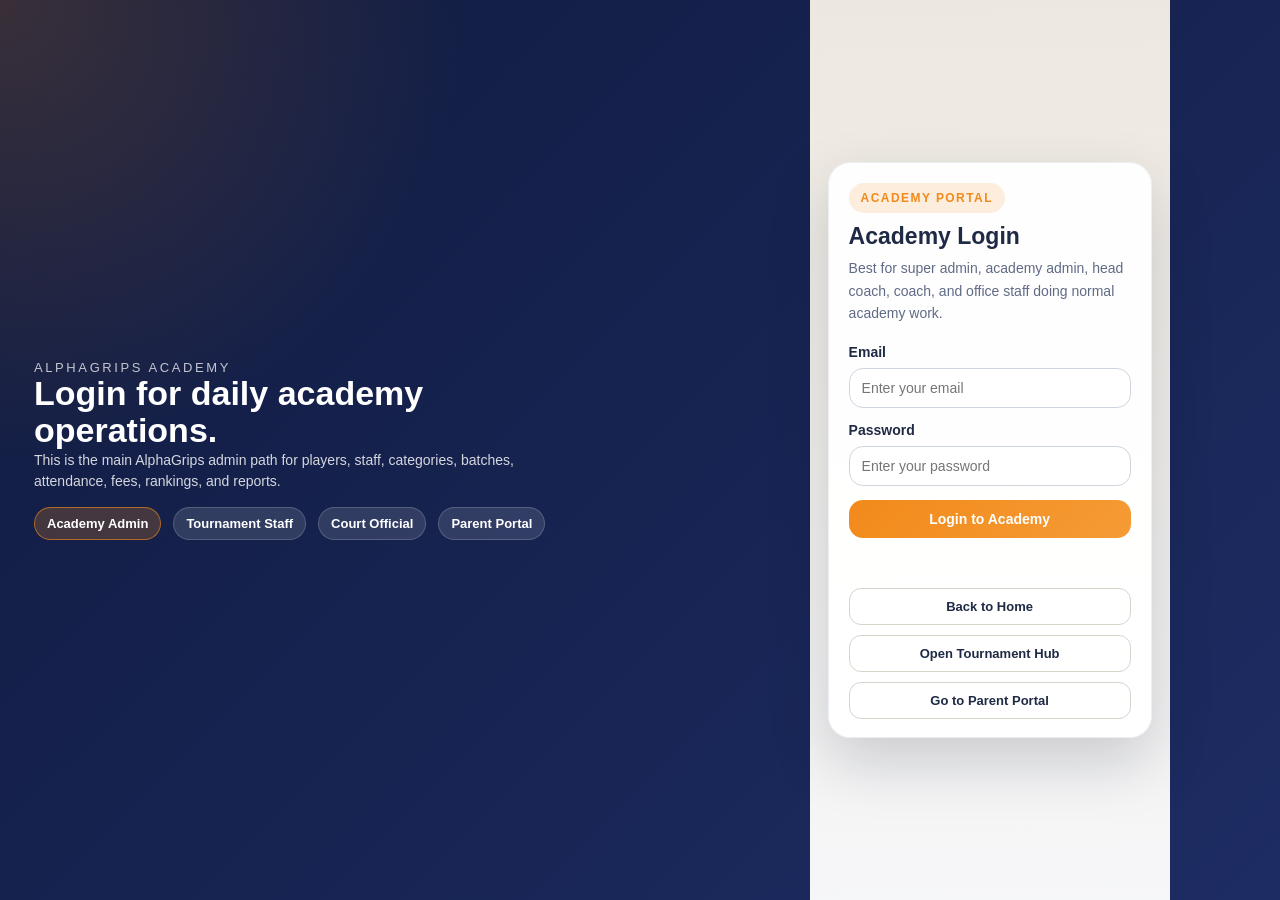
<file: Public/dashboard/index.html>
<!DOCTYPE html>
<html lang="en">
  <head>
    <meta charset="UTF-8" />
    <meta name="viewport" content="width=device-width, initial-scale=1.0" />
    <title>AlphaGrips Admin</title>
    <link rel="stylesheet" href="./css/dashboard.css" />
    <style>
      .session-chip {
        display: grid;
        gap: 2px;
        min-width: 0;
        max-width: 240px;
        padding: 7px 10px;
        border-radius: 14px;
        background: rgba(255, 255, 255, 0.12);
        border: 1px solid rgba(255, 255, 255, 0.16);
        color: #f7f4ef;
        text-align: right;
      }

      .session-chip-label {
        font-size: 0.62rem;
        letter-spacing: 0.12em;
        text-transform: uppercase;
        color: rgba(247, 244, 239, 0.72);
      }

      .session-chip strong {
        font-size: 0.84rem;
        line-height: 1.15;
        white-space: nowrap;
        overflow: hidden;
        text-overflow: ellipsis;
      }

      .session-chip-meta {
        font-size: 0.72rem;
        color: rgba(247, 244, 239, 0.76);
        white-space: nowrap;
        overflow: hidden;
        text-overflow: ellipsis;
      }

      @media (max-width: 900px) {
        .session-chip {
          display: none;
        }
      }
    </style>
    <script src="../shared/portalAccess.js"></script>
    <script>
      (function () {
        const access = window.AGPortalAccess;
        const { token, role, roleId } = access.getStoredAuthMeta();

        if (!token) {
          window.location.replace("/Public/login.html?portal=academy");
          return;
        }

        if (!access.isAcademyPortalAllowedRole(role, roleId)) {
          window.location.replace(access.getPortalUrl(access.getPreferredPortal(role, roleId)));
        }
      })();
    </script>
  </head>
  <body>
    <div class="layout">
      <header class="topbar">
        <div class="topbar-left">
          <button onclick="toggleSidebar()" class="menu-btn" aria-label="Toggle navigation">
            ☰
          </button>
          <div>
            <p class="brand-kicker">AlphaGrips</p>
            <h1>AlphaGrips Admin</h1>
          </div>
        </div>
        <div class="topbar-right">
          <div class="session-chip" id="sessionChip" hidden>
            <span class="session-chip-label" id="sessionRoleLabel">Role</span>
            <strong id="sessionName">User</strong>
            <span class="session-chip-meta" id="sessionAcademy">Academy scope</span>
          </div>
          <button onclick="logout()" class="btn btn-ghost">Logout</button>
        </div>
      </header>

      <aside class="sidebar" id="sidebar">
        <div class="sidebar-brand">
          <p class="brand-kicker">Control Center</p>
          <strong>AlphaGrips</strong>
        </div>
        <nav>
          <a href="#players" data-route="players">Players</a>
          <a href="#academies" data-route="academies" data-manager-only>Academies</a>
          <a href="#users" data-route="users" data-manager-only>Staff</a>
          <a href="#categories" data-route="categories">Categories</a>
          <a href="#rankings" data-route="rankings">Rankings</a>
          <a href="#fee-plans" data-route="fee-plans">Fee Plans</a>
          <a href="#invoices" data-route="invoices">Invoices</a>
          <a href="#payments" data-route="payments">Payments</a>
          <a href="#receipts" data-route="receipts">Receipts</a>
          <a href="#batches" data-route="batches">Batches</a>
          <a href="#player-batches" data-route="player-batches">Batch Assignments</a>
          <a href="#attendance" data-route="attendance">Attendance</a>
          <a href="#fitness" data-route="fitness">Fitness</a>
          <a href="#match-matrix" data-route="match-matrix">Match Matrix</a>
          <a href="#player-match-log" data-route="player-match-log">Player Match Log</a>
        </nav>
      </aside>

      <main id="app"></main>
    </div>

    <script type="module" src="./js/router.js"></script>
  </body>
</html>
</file>
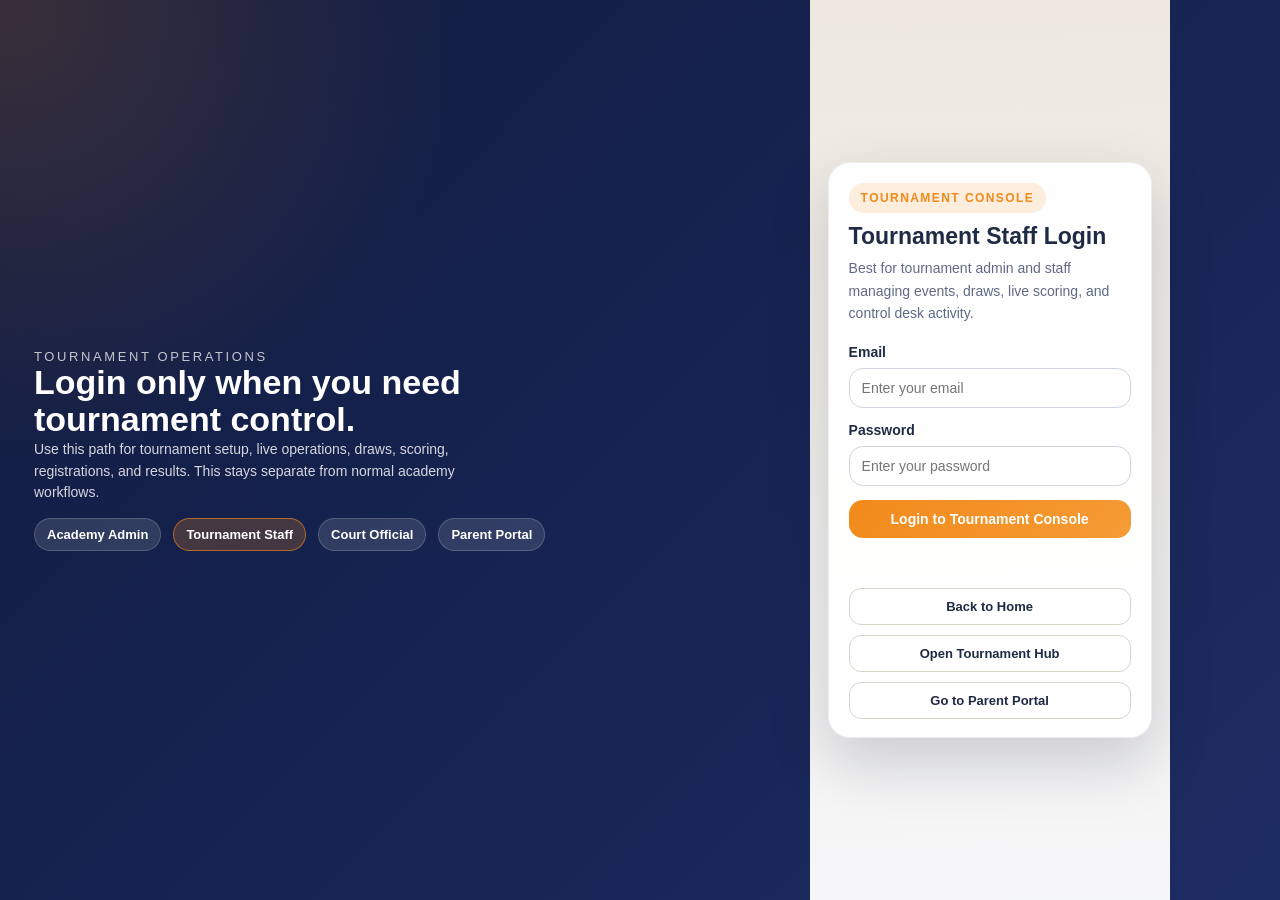
<file: Public/tournament/index.html>
<!DOCTYPE html>
<html lang="en">
  <head>
    <meta charset="UTF-8" />
    <meta name="viewport" content="width=device-width, initial-scale=1.0" />
    <title>AlphaGrips Tournament Console</title>
    <link rel="stylesheet" href="../dashboard/css/dashboard.css" />
    <script src="../shared/portalAccess.js"></script>
    <script>
      (function () {
        const access = window.AGPortalAccess;
        const { token, role, roleId } = access.getStoredAuthMeta();
        const canAccessAcademy = access.isAcademyPortalAllowedRole(role, roleId);
        const canManageTournamentStaff = [
          "super_admin",
          "academy_admin",
          "head_coach",
          "tournament_admin",
          "tournament_manager"
        ].includes(String(role || "").toLowerCase());

        window.__AGTournamentConsoleContext = {
          canAccessAcademy,
          canManageTournamentStaff
        };

        if (!token) {
          window.location.replace("/Public/login.html?portal=tournament&redirect=/Public/tournament/index.html#tournaments");
          return;
        }

        const preferredPortal = access.getPreferredPortal(role, roleId);

        if (preferredPortal === "parent") {
          window.location.replace(access.getPortalUrl(preferredPortal));
          return;
        }

        if (preferredPortal === "referee") {
          window.location.replace(access.getPortalUrl(preferredPortal));
        }
      })();

      document.addEventListener("DOMContentLoaded", function () {
        const context = window.__AGTournamentConsoleContext || {};
        const mainDashboardLink = document.getElementById("mainDashboardLink");
        const tournamentStaffNavLink = document.getElementById("tournamentStaffNavLink");

        if (!context.canAccessAcademy && mainDashboardLink) {
          mainDashboardLink.remove();
        }

        if (!context.canManageTournamentStaff && tournamentStaffNavLink) {
          tournamentStaffNavLink.remove();
        }
      });
    </script>
  </head>
  <body>
    <div class="layout">
      <header class="topbar">
        <div class="topbar-left">
          <button onclick="toggleSidebar()" class="menu-btn" aria-label="Toggle navigation">
            ☰
          </button>
          <div>
            <p class="brand-kicker">AlphaGrips</p>
            <h1>Tournament Console</h1>
          </div>
        </div>
        <div class="topbar-right">
          <a
            class="btn btn-ghost"
            id="mainDashboardLink"
            href="/Public/dashboard/index.html#players"
          >
            Main Dashboard
          </a>
          <button onclick="logout()" class="btn btn-ghost">Logout</button>
        </div>
      </header>

      <aside class="sidebar" id="sidebar">
        <div class="sidebar-brand">
          <p class="brand-kicker">Tournament Ops</p>
          <strong>AlphaGrips</strong>
        </div>
        <nav>
          <a href="#tournaments" data-route="tournaments">Tournament Overview</a>
          <a href="#tournament-setup" data-route="tournament-setup">Tournament Setup</a>
          <a
            href="#tournament-staff"
            data-route="tournament-staff"
            id="tournamentStaffNavLink"
          >
            Tournament Staff
          </a>
          <a href="#tournament-brackets" data-route="tournament-brackets">Draws</a>
          <a href="#tournament-operations" data-route="tournament-operations">Operations Desk</a>
          <a href="#tournament-courts" data-route="tournament-courts">Court Monitor</a>
          <a href="#tournament-scoring" data-route="tournament-scoring">Live Scoring</a>
          <a href="#tournament-results" data-route="tournament-results">Results Center</a>
          <a href="/Public/tournament.html#tournamentList">Tournament Hub</a>
        </nav>
      </aside>

      <main id="app"></main>
    </div>

    <script type="module" src="./js/router.js"></script>
  </body>
</html>
</file>
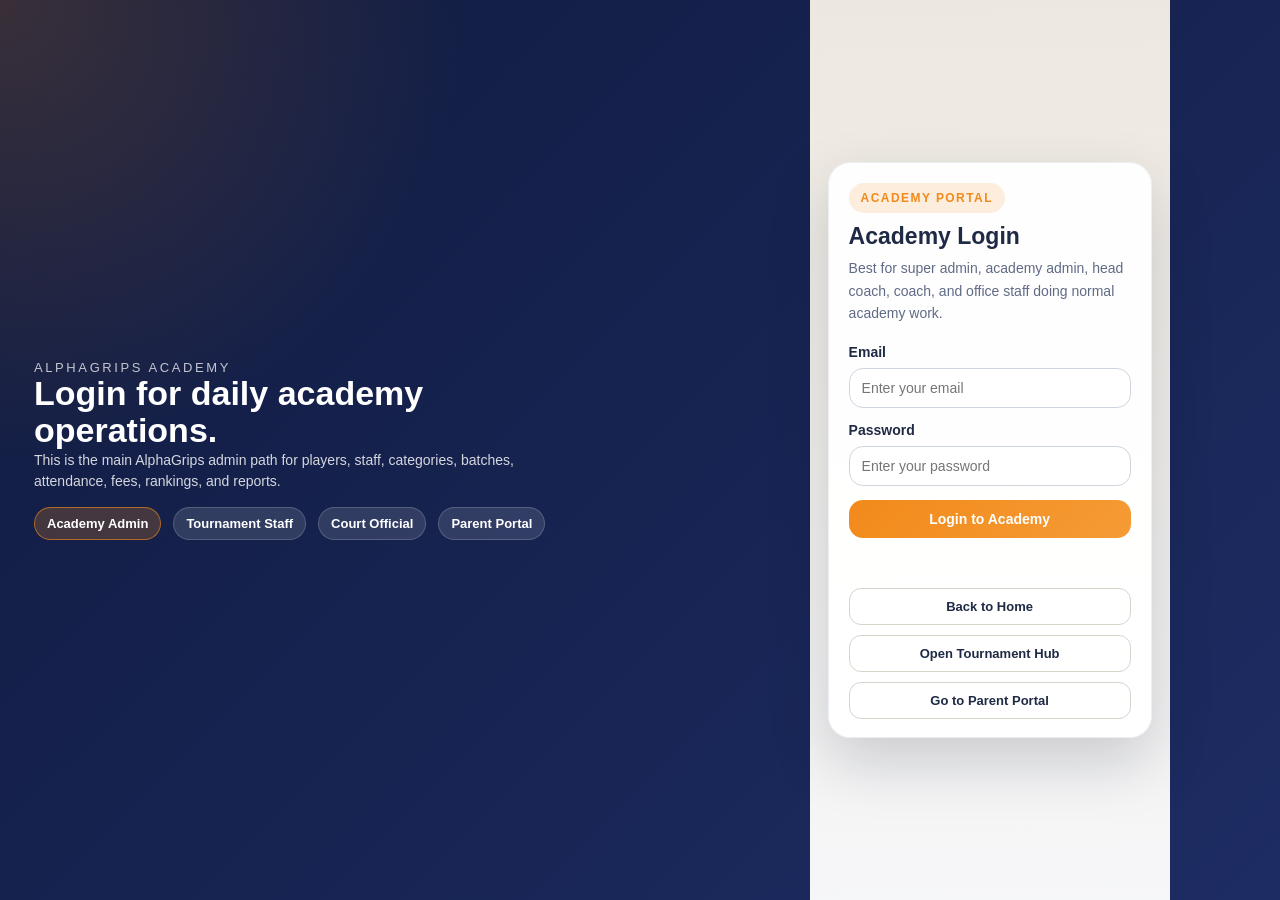
<file: Public/login.html>
<!DOCTYPE html>
<html lang="en">
<head>
<meta charset="UTF-8" />
<meta name="viewport" content="width=device-width, initial-scale=1.0" />
<title>Login - AlphaGrips</title>
<script src="./shared/portalAccess.js"></script>
<style>
:root {
  --navy: #1d2c63;
  --navy-deep: #101b3f;
  --orange: #f28a1b;
  --surface: #f6f0e5;
  --surface-strong: rgba(255, 255, 255, 0.94);
  --border: #d9d4cb;
  --text: #1f2a44;
  --muted: #5f6b85;
  --success: #2f8f57;
  --danger: #c53d2f;
  --shadow: 0 24px 60px rgba(12, 18, 38, 0.18);
}

* {
  box-sizing: border-box;
}

html {
  -webkit-text-size-adjust: 100%;
  text-size-adjust: 100%;
}

body {
  margin: 0;
  font-family: "Segoe UI", Arial, sans-serif;
  color: var(--text);
  font-size: 14px;
  background:
    radial-gradient(circle at top left, rgba(242, 138, 27, 0.18), transparent 30%),
    linear-gradient(135deg, var(--navy-deep), var(--navy));
  min-height: 100vh;
}

.login-shell {
  min-height: 100vh;
  display: grid;
  grid-template-columns: minmax(300px, 0.88fr) minmax(300px, 360px);
}

.login-hero {
  padding: 30px 34px;
  display: flex;
  flex-direction: column;
  justify-content: center;
  gap: 14px;
  color: #ffffff;
}

.hero-kicker {
  margin: 0;
  font-size: 13px;
  letter-spacing: 0.2em;
  text-transform: uppercase;
  color: rgba(255, 255, 255, 0.74);
}

.hero-title {
  margin: 0;
  max-width: 560px;
  font-size: clamp(24px, 2.8vw, 34px);
  line-height: 1.1;
}

.hero-copy {
  margin: 0;
  max-width: 480px;
  font-size: 14px;
  line-height: 1.55;
  color: rgba(255, 255, 255, 0.82);
}

.portal-pills {
  display: flex;
  flex-wrap: wrap;
  gap: 12px;
}

.portal-pill {
  display: inline-flex;
  align-items: center;
  gap: 8px;
  padding: 8px 12px;
  border-radius: 999px;
  background: rgba(255, 255, 255, 0.12);
  border: 1px solid rgba(255, 255, 255, 0.18);
  color: #ffffff;
  text-decoration: none;
  font-weight: 600;
  font-size: 13px;
  transition: 0.2s ease;
}

.portal-pill:hover,
.portal-pill.active {
  background: rgba(242, 138, 27, 0.22);
  border-color: rgba(242, 138, 27, 0.62);
}

.login-panel {
  display: flex;
  align-items: center;
  justify-content: center;
  padding: 18px;
  background: linear-gradient(180deg, rgba(246, 240, 229, 0.96), rgba(255, 255, 255, 0.96));
}

.card {
  width: 100%;
  background: var(--surface-strong);
  border: 1px solid rgba(29, 44, 99, 0.08);
  border-radius: 22px;
  box-shadow: var(--shadow);
  padding: 20px 20px 18px;
}

.card-top {
  display: flex;
  align-items: flex-start;
  justify-content: space-between;
  gap: 16px;
  margin-bottom: 20px;
}

.badge {
  display: inline-flex;
  align-items: center;
  padding: 8px 12px;
  border-radius: 999px;
  background: rgba(242, 138, 27, 0.14);
  color: var(--orange);
  font-size: 12px;
  font-weight: 700;
  letter-spacing: 0.12em;
  text-transform: uppercase;
}

.context-line {
  margin: 8px 0 0;
  font-size: 14px;
  color: var(--muted);
  line-height: 1.6;
}

.card h2 {
  margin: 10px 0 0;
  font-size: 23px;
  line-height: 1.15;
}

.field {
  margin-bottom: 14px;
}

.field label {
  display: block;
  margin-bottom: 8px;
  font-size: 14px;
  font-weight: 700;
}

.field input {
  width: 100%;
  padding: 11px 12px;
  border-radius: 14px;
  border: 1px solid #cfd5df;
  background: #ffffff;
  color: var(--text);
  font-size: 14px;
  transition: border-color 0.18s ease, box-shadow 0.18s ease;
}

.field input:focus {
  outline: none;
  border-color: var(--orange);
  box-shadow: 0 0 0 4px rgba(242, 138, 27, 0.16);
}

.primary-btn {
  width: 100%;
  padding: 11px 13px;
  border: none;
  border-radius: 14px;
  background: linear-gradient(135deg, var(--orange), #f59b35);
  color: #ffffff;
  font-size: 14px;
  font-weight: 700;
  cursor: pointer;
  transition: transform 0.18s ease, box-shadow 0.18s ease;
}

.primary-btn:hover {
  transform: translateY(-1px);
  box-shadow: 0 14px 28px rgba(242, 138, 27, 0.24);
}

.error {
  min-height: 20px;
  margin: 12px 0 0;
  color: var(--danger);
  font-size: 14px;
}

.quick-links {
  display: grid;
  gap: 10px;
  margin-top: 18px;
}

.quick-link {
  display: inline-flex;
  align-items: center;
  justify-content: center;
  padding: 10px 12px;
  border-radius: 12px;
  border: 1px solid var(--border);
  background: #ffffff;
  color: var(--text);
  text-decoration: none;
  font-size: 13px;
  font-weight: 600;
  transition: border-color 0.18s ease, transform 0.18s ease, color 0.18s ease;
}

.quick-link:hover {
  border-color: var(--navy);
  color: var(--navy);
  transform: translateY(-1px);
}

@media (max-width: 1100px) {
  .login-shell {
    grid-template-columns: 1fr;
  }

  .login-hero {
    padding: 24px 18px 8px;
  }

  .login-panel {
    padding: 12px 12px 16px;
  }
}

@media (max-width: 640px) {
  .login-hero {
    gap: 14px;
    padding: 24px 16px 10px;
  }

  .card {
    padding: 18px 16px;
    border-radius: 20px;
  }

  .card h2 {
    font-size: 22px;
  }
}
</style>
</head>

<body>
<div class="login-shell">
  <section class="login-hero">
    <div>
      <p class="hero-kicker" id="heroKicker">AlphaGrips Access</p>
      <h1 class="hero-title" id="heroTitle">Choose the right login for the right job.</h1>
      <p class="hero-copy" id="heroCopy">
        Academy operations, tournament operations, court control, and parent access should feel
        clearly separated so staff always know where they are signing in.
      </p>
    </div>

    <div class="portal-pills" id="portalPills"></div>
  </section>

  <section class="login-panel">
    <div class="card">
      <div class="card-top">
        <div>
          <span class="badge" id="portalBadge">Academy Portal</span>
          <h2 id="cardTitle">Academy Login</h2>
          <p class="context-line" id="cardContext">
            Use this path for AlphaGrips academy work like players, batches, attendance, fees, and reports.
          </p>
        </div>
      </div>

      <form id="loginForm">
        <div class="field">
          <label for="email">Email</label>
          <input id="email" type="email" placeholder="Enter your email" />
        </div>

        <div class="field">
          <label for="password">Password</label>
          <input id="password" type="password" placeholder="Enter your password" />
        </div>

        <button class="primary-btn" type="submit" id="loginButton">Login to Academy</button>

        <p class="error" id="error"></p>
      </form>

      <div class="quick-links" id="quickLinks"></div>
    </div>
  </section>
</div>

<script type="module">
import { getApiBase } from "./shared/runtime.js";

const API = getApiBase();
const portalAccess = window.AGPortalAccess;
const searchParams = new URLSearchParams(window.location.search);
const redirectTarget = searchParams.get("redirect") || "";
const portal = (searchParams.get("portal") || "").toLowerCase();

const PORTALS = {
  academy: {
    badge: "Academy Portal",
    heroKicker: "AlphaGrips Academy",
    heroTitle: "Login for daily academy operations.",
    heroCopy:
      "This is the main AlphaGrips admin path for players, staff, categories, batches, attendance, fees, rankings, and reports.",
    cardTitle: "Academy Login",
    cardContext:
      "Best for super admin, academy admin, head coach, coach, and office staff doing normal academy work.",
    button: "Login to Academy"
  },
  tournament: {
    badge: "Tournament Console",
    heroKicker: "Tournament Operations",
    heroTitle: "Login only when you need tournament control.",
    heroCopy:
      "Use this path for tournament setup, live operations, draws, scoring, registrations, and results. This stays separate from normal academy workflows.",
    cardTitle: "Tournament Staff Login",
    cardContext:
      "Best for tournament admin and staff managing events, draws, live scoring, and control desk activity.",
    button: "Login to Tournament Console"
  },
  referee: {
    badge: "Court Official",
    heroKicker: "Court Control",
    heroTitle: "Login for referee or court official duties.",
    heroCopy:
      "Use this only for court-level operations. Officials can claim courts, start assigned matches, enter scores, and complete results.",
    cardTitle: "Court Official Login",
    cardContext:
      "Best for referees and court officials who should only see their assigned match flow.",
    button: "Login to Court Console"
  }
};

function resolvePortal() {
  if (portal === "tournament" || redirectTarget.includes("/Public/tournament/index.html")) {
    return "tournament";
  }

  if (portal === "referee" || redirectTarget.includes("/Public/tournament/referee.html")) {
    return "referee";
  }

  return "academy";
}

const activePortal = resolvePortal();
const activeConfig = PORTALS[activePortal];

function renderPortalPills() {
  const pills = [
    {
      key: "academy",
      label: "Academy Admin",
      href: "/Public/login.html?portal=academy"
    },
    {
      key: "tournament",
      label: "Tournament Staff",
      href: "/Public/login.html?portal=tournament&redirect=/Public/tournament/index.html#tournaments"
    },
    {
      key: "referee",
      label: "Court Official",
      href: "/Public/login.html?portal=referee&redirect=/Public/tournament/referee.html"
    },
    {
      key: "parent",
      label: "Parent Portal",
      href: "/Public/parent/index.html"
    }
  ];

  document.getElementById("portalPills").innerHTML = pills
    .map(
      (entry) => `
        <a class="portal-pill ${entry.key === activePortal ? "active" : ""}" href="${entry.href}">
          ${entry.label}
        </a>
      `
    )
    .join("");
}

function renderQuickLinks() {
  const links = [
    { label: "Back to Home", href: "/Public/index.html" },
    { label: "Open Tournament Hub", href: "/Public/tournament.html" },
    { label: "Go to Parent Portal", href: "/Public/parent/index.html" }
  ];

  document.getElementById("quickLinks").innerHTML = links
    .map(
      (link) => `
        <a class="quick-link" href="${link.href}">${link.label}</a>
      `
    )
    .join("");
}

function renderPortalContext() {
  document.getElementById("heroKicker").textContent = activeConfig.heroKicker;
  document.getElementById("heroTitle").textContent = activeConfig.heroTitle;
  document.getElementById("heroCopy").textContent = activeConfig.heroCopy;
  document.getElementById("portalBadge").textContent = activeConfig.badge;
  document.getElementById("cardTitle").textContent = activeConfig.cardTitle;
  document.getElementById("cardContext").textContent = activeConfig.cardContext;
  document.getElementById("loginButton").textContent = activeConfig.button;
}

renderPortalContext();
renderPortalPills();
renderQuickLinks();

document.getElementById("loginForm")?.addEventListener("submit", (event) => {
  event.preventDefault();
  window.login();
});

window.login = async function login() {
  document.getElementById("error").innerText = "";
  ["token", "role", "role_id", "academy_id", "email", "name", "must_change_password"].forEach((key) => localStorage.removeItem(key));

  try {
    const res = await fetch(`${API}/auth/login`, {
      method: "POST",
      headers: {
        "Content-Type": "application/json"
      },
      body: JSON.stringify({
        email: document.getElementById("email").value,
        password: document.getElementById("password").value
      })
    });

    const data = await res.json();

    if (!res.ok) {
      document.getElementById("error").innerText = data.error || "Login failed";
      return;
    }

    localStorage.setItem("token", data.token);
    localStorage.setItem("role", data.role);
    localStorage.setItem("role_id", data.role_id);
    localStorage.setItem("academy_id", data.academy_id);
    localStorage.setItem("email", data.email);
    localStorage.setItem("name", data.name || "");
    localStorage.setItem("must_change_password", String(Boolean(data.must_change_password)));

    const roleName = portalAccess.normalizeRoleName(data.role || data.role_name);
    const preferredPortal = portalAccess.getPreferredPortal(roleName, data.role_id);
    const defaultTarget = portalAccess.getPortalUrl(preferredPortal);
    const finalTarget = redirectTarget || defaultTarget;

    if (data.must_change_password) {
      window.location.href = portalAccess.getChangePasswordUrl(finalTarget);
      return;
    }

    if (activePortal === "academy" && preferredPortal !== "academy") {
      window.location.href = defaultTarget;
      return;
    }

    if (activePortal === "tournament" && preferredPortal === "referee") {
      window.location.href = defaultTarget;
      return;
    }

    if (activePortal === "referee" && preferredPortal === "parent") {
      window.location.href = defaultTarget;
      return;
    }

    window.location.href = finalTarget;
  } catch (error) {
    document.getElementById("error").innerText = "Server connection failed";
  }
};
</script>
</body>
</html>
</file>
<file: Public/dashboard/css/dashboard.css>
:root {
  --bg: #f4f2ed;
  --surface: #ffffff;
  --surface-strong: #f6efe6;
  --ink: #1f2957;
  --muted: #6a728c;
  --line: #d9deea;
  --brand: #26386e;
  --brand-dark: #17224a;
  --accent: #f18716;
  --danger: #b42318;
  --success: #1f7a3e;
  --shadow: 0 18px 40px rgba(23, 34, 74, 0.12);
  --radius: 20px;
  --radius-sm: 12px;
  --font-ui: "Aptos", "Trebuchet MS", "Segoe UI", sans-serif;
}

* {
  box-sizing: border-box;
}

body {
  margin: 0;
  min-height: 100vh;
  font-family: var(--font-ui);
  color: var(--ink);
  font-size: 14px;
  background:
    radial-gradient(circle at top left, rgba(38, 56, 110, 0.16), transparent 28%),
    radial-gradient(circle at top right, rgba(241, 135, 22, 0.16), transparent 26%),
    linear-gradient(180deg, #faf8f4 0%, #f1ece4 100%);
}

a,
button,
input,
select,
textarea {
  font: inherit;
}

button {
  border: 0;
}

.layout {
  min-height: 100vh;
}

.topbar {
  position: fixed;
  inset: 0 0 auto 0;
  height: 60px;
  display: flex;
  align-items: center;
  justify-content: space-between;
  padding: 0 12px;
  background: linear-gradient(90deg, rgba(23, 34, 74, 0.96), rgba(38, 56, 110, 0.92));
  color: #f7f4ef;
  backdrop-filter: blur(14px);
  z-index: 1000;
}

.topbar-left,
.topbar-right {
  display: flex;
  align-items: center;
  gap: 10px;
}

.topbar-right .btn,
.topbar-right a.btn {
  color: #f7f4ef;
}

.topbar-right .btn-ghost,
.topbar-right a.btn-ghost {
  background: rgba(255, 255, 255, 0.12);
  color: #f7f4ef;
  border: 1px solid rgba(255, 255, 255, 0.18);
}

.topbar-right .btn-ghost:hover,
.topbar-right a.btn-ghost:hover {
  background: rgba(241, 135, 22, 0.18);
  border-color: rgba(241, 135, 22, 0.4);
  color: #ffffff;
}

.topbar h1 {
  margin: 0;
  font-size: 0.92rem;
}

.brand-kicker,
.eyebrow {
  margin: 0 0 4px;
  font-size: 0.64rem;
  letter-spacing: 0.14em;
  text-transform: uppercase;
  color: var(--muted);
}

.topbar .brand-kicker {
  color: rgba(247, 244, 239, 0.7);
}

.menu-btn {
  width: 34px;
  height: 34px;
  border-radius: 999px;
  background: rgba(255, 255, 255, 0.08);
  color: inherit;
  cursor: pointer;
}

.sidebar {
  position: fixed;
  top: 60px;
  left: -244px;
  width: 224px;
  height: calc(100vh - 60px);
  padding: 16px 12px;
  background: linear-gradient(180deg, rgba(23, 34, 74, 0.98), rgba(30, 44, 89, 0.98));
  color: #f4efe7;
  transition: left 0.25s ease;
  z-index: 950;
  overflow-y: auto;
  overscroll-behavior: contain;
  scrollbar-width: thin;
}

.sidebar.open {
  left: 0;
}

.sidebar-brand {
  padding: 6px 8px 14px;
  border-bottom: 1px solid rgba(255, 255, 255, 0.1);
  margin-bottom: 12px;
}

.sidebar nav {
  display: flex;
  flex-direction: column;
  gap: 4px;
}

.sidebar nav a {
  display: block;
  padding: 9px 11px;
  border-radius: 12px;
  font-size: 0.92rem;
  color: inherit;
  text-decoration: none;
  transition: background 0.2s ease, transform 0.2s ease;
}

.sidebar nav a:hover,
.sidebar nav a.active {
  background: rgba(241, 135, 22, 0.22);
  transform: translateX(2px);
}

#app {
  padding: 76px 12px 18px;
  min-width: 0;
}

.page-header,
.tournament-hero,
.hero-panel,
.panel,
.stat-card,
.empty-panel,
.loading-card {
  background: rgba(255, 253, 248, 0.88);
  border: 1px solid rgba(220, 205, 185, 0.8);
  box-shadow: var(--shadow);
  border-radius: var(--radius);
}

.page-header,
.tournament-hero,
.hero-panel {
  padding: 16px;
  margin-bottom: 14px;
}

.hero-copy,
.meta-line,
.stat-card p,
.empty-panel p,
.court-card p,
.event-card p {
  margin: 0;
  color: var(--muted);
  line-height: 1.55;
}

.hero-actions,
.toolbar,
.event-actions,
.table-actions {
  display: flex;
  gap: 8px;
  flex-wrap: wrap;
}

.two-column-grid {
  display: grid;
  gap: 14px;
}

.table-subtext {
  margin-top: 4px;
  font-size: 0.84rem;
  color: var(--muted);
}

.invoice-amount-cell {
  display: grid;
  gap: 4px;
}

.invoice-override-panel {
  margin-top: 18px;
}

.panel-warn {
  border: 1px solid rgba(245, 165, 90, 0.35);
  background: rgba(255, 245, 232, 0.6);
}

.pill {
  display: inline-flex;
  align-items: center;
  justify-content: center;
  padding: 5px 9px;
  border-radius: 999px;
  font-size: 0.74rem;
  font-weight: 700;
  letter-spacing: 0.08em;
  text-transform: uppercase;
  background: rgba(106, 114, 140, 0.12);
  color: var(--ink);
}

.pill-active {
  background: rgba(31, 122, 62, 0.14);
  color: var(--success);
}

.pill-inactive {
  background: rgba(180, 35, 24, 0.10);
  color: var(--danger);
}

.console-nav,
.action-strip,
.summary-strip {
  display: flex;
  gap: 10px;
  flex-wrap: wrap;
}

.console-nav {
  margin-bottom: 14px;
}

.console-link {
  display: inline-flex;
  align-items: center;
  justify-content: center;
  padding: 9px 12px;
  border-radius: 999px;
  text-decoration: none;
  color: var(--ink);
  background: rgba(255, 255, 255, 0.7);
  border: 1px solid var(--line);
}

.console-link.active {
  background: linear-gradient(135deg, rgba(38, 56, 110, 0.18), rgba(23, 34, 74, 0.08));
  border-color: rgba(38, 56, 110, 0.35);
  color: var(--brand-dark);
}

.action-strip {
  margin-bottom: 14px;
}

.summary-strip {
  margin-bottom: 14px;
}

.summary-strip div {
  min-width: 128px;
  padding: 10px 12px;
  border-radius: 14px;
  background: rgba(255, 253, 248, 0.88);
  border: 1px solid rgba(220, 205, 185, 0.8);
  box-shadow: var(--shadow);
}

.summary-strip span {
  display: block;
  font-size: 0.8rem;
  text-transform: uppercase;
  letter-spacing: 0.08em;
  color: var(--muted);
}

.summary-strip strong {
  display: block;
  margin-top: 6px;
  font-size: 1.25rem;
}

.bracket-board {
  margin-bottom: 16px;
  padding: 16px;
  border: 1px solid rgba(220, 205, 185, 0.8);
  border-radius: var(--radius);
  background: linear-gradient(180deg, rgba(255, 255, 255, 0.74), rgba(247, 239, 226, 0.88));
}

.bracket-tree-shell {
  display: grid;
  gap: 20px;
}

.bracket-columns {
  display: flex;
  gap: 44px;
  overflow-x: auto;
  align-items: flex-start;
  padding: 10px 34px 18px 4px;
}

.bracket-round {
  min-width: 250px;
  flex: 0 0 250px;
}

.bracket-round h4 {
  margin: 0 0 12px;
  padding-left: 6px;
}

.bracket-round-stack {
  display: flex;
  flex-direction: column;
  gap: var(--round-gap, 18px);
  padding-top: var(--round-top-space, 0);
}

.bracket-node {
  position: relative;
}

.bracket-node.has-entry::before,
.bracket-node.has-next::after {
  content: "";
  position: absolute;
  top: 50%;
  width: 30px;
  border-top: 2px solid rgba(38, 56, 110, 0.28);
}

.bracket-node.has-entry::before {
  left: -30px;
}

.bracket-node.has-next::after {
  right: -30px;
}

.bracket-node.branch-top .bracket-match-card::after,
.bracket-node.branch-bottom .bracket-match-card::before {
  content: "";
  position: absolute;
  right: -30px;
  border-right: 2px solid rgba(38, 56, 110, 0.28);
}

.bracket-node.branch-top .bracket-match-card::after {
  top: 50%;
  height: calc(50% + (var(--round-gap, 18px) / 2));
}

.bracket-node.branch-bottom .bracket-match-card::before {
  top: calc((var(--round-gap, 18px) / -2));
  height: calc(50% + (var(--round-gap, 18px) / 2));
}

.bracket-match-card,
.court-monitor-card,
.queue-card,
.result-card {
  padding: 14px;
  border-radius: 16px;
  border: 1px solid var(--line);
  background: rgba(255, 255, 255, 0.82);
}

.bracket-match-card {
  position: relative;
  min-height: 138px;
  box-shadow: 0 12px 24px rgba(44, 34, 20, 0.08);
}

.bracket-match-head,
.bracket-match-meta,
.result-meta {
  display: flex;
  justify-content: space-between;
  gap: 10px;
  flex-wrap: wrap;
}

.bracket-team {
  padding: 10px 12px;
  margin-top: 10px;
  border-radius: 12px;
  background: rgba(29, 42, 36, 0.05);
  border: 1px solid transparent;
}

.bracket-team-row {
  display: flex;
  align-items: center;
  justify-content: space-between;
  gap: 10px;
}

.bracket-slot-tag {
  display: inline-flex;
  align-items: center;
  justify-content: center;
  min-width: 58px;
  padding: 4px 8px;
  border-radius: 999px;
  background: rgba(38, 56, 110, 0.08);
  color: var(--brand-dark);
  font-size: 0.72rem;
  letter-spacing: 0.06em;
  text-transform: uppercase;
}

.bracket-team.is-winner {
  background: rgba(31, 122, 62, 0.14);
  border-color: rgba(31, 122, 62, 0.2);
}

.bracket-team.is-bye {
  background: rgba(241, 135, 22, 0.1);
  border-color: rgba(241, 135, 22, 0.14);
}

.bracket-team.is-pending {
  background: rgba(104, 116, 111, 0.08);
  border-color: rgba(104, 116, 111, 0.14);
}

.bracket-champion-lane {
  display: grid;
  gap: 10px;
  align-content: start;
}

.bracket-champion-card {
  min-width: 220px;
  padding: 18px;
  border-radius: 18px;
  border: 1px dashed rgba(38, 56, 110, 0.32);
  background: rgba(255, 253, 248, 0.88);
}

.bracket-champion-card.is-decided {
  background: linear-gradient(135deg, rgba(38, 56, 110, 0.12), rgba(241, 135, 22, 0.08));
  border-style: solid;
}

.bracket-champion-card > strong,
.bracket-champion-card > span {
  display: block;
}

.bracket-champion-card > span {
  margin-top: 6px;
  color: var(--muted);
}

.bracket-champion-summary {
  display: grid;
  gap: 12px;
}

.bracket-champion-row {
  display: grid;
  gap: 4px;
}

.bracket-champion-row.is-meta {
  padding-top: 10px;
  border-top: 1px solid rgba(15, 23, 42, 0.08);
}

.bracket-champion-label {
  display: block;
  font-size: 0.76rem;
  font-weight: 700;
  letter-spacing: 0.12em;
  text-transform: uppercase;
  color: var(--muted);
}

.bracket-champion-name,
.bracket-champion-detail {
  display: block;
}

.bracket-champion-name {
  font-size: 1.08rem;
  font-weight: 600;
  color: var(--text);
}

.bracket-champion-detail {
  font-size: 0.95rem;
  color: var(--muted);
}

.bracket-match-meta,
.result-meta,
.court-match-block span,
.queue-card span {
  margin-top: 10px;
  font-size: 0.9rem;
  color: var(--muted);
}

.court-monitor-grid,
.results-grid {
  display: grid;
  gap: 14px;
}

.court-monitor-card strong,
.result-card h3 {
  margin: 0;
}

.court-match-block {
  display: grid;
  gap: 6px;
  margin-top: 12px;
}

.court-match-block p,
.queue-card p,
.result-card p {
  margin: 0;
  color: var(--muted);
}

.court-referee-line {
  margin: 10px 0 0;
  color: var(--muted);
}

.court-match-block.is-empty {
  color: var(--muted);
}

.queue-list {
  display: grid;
  gap: 12px;
}

.queue-card {
  display: flex;
  justify-content: space-between;
  gap: 14px;
  align-items: center;
}

.result-winner {
  margin: 14px 0;
  padding: 14px;
  border-radius: 14px;
  background: rgba(38, 56, 110, 0.08);
  display: grid;
  gap: 6px;
}

.btn {
  display: inline-flex;
  align-items: center;
  justify-content: center;
  gap: 8px;
  padding: 9px 14px;
  border-radius: 999px;
  cursor: pointer;
  transition: transform 0.18s ease, opacity 0.18s ease, background 0.18s ease;
}

.btn:hover {
  transform: translateY(-1px);
}

.btn-primary {
  background: linear-gradient(135deg, var(--brand), var(--brand-dark));
  color: white;
}

.btn-secondary {
  background: rgba(38, 56, 110, 0.1);
  color: var(--brand-dark);
}

.btn-ghost {
  background: rgba(29, 42, 36, 0.06);
  color: var(--ink);
}

.btn-danger {
  background: rgba(180, 35, 24, 0.1);
  color: var(--danger);
}

.btn-sm {
  padding: 7px 11px;
  font-size: 0.86rem;
}

.workspace-shell {
  display: grid;
  gap: 14px;
}

.player-workspace-grid {
  display: grid;
  gap: 18px;
}

.staff-workspace-grid {
  display: grid;
  gap: 18px;
}

.player-form-panel {
  align-self: start;
}

.athlete-form-layout {
  display: grid;
  gap: 14px;
}

.athlete-form-section {
  padding: 16px;
  border: 1px solid rgba(15, 118, 110, 0.14);
  border-radius: 18px;
  background: linear-gradient(180deg, rgba(15, 118, 110, 0.05), rgba(255, 255, 255, 0.78));
}

.athlete-form-section-accent {
  border-color: rgba(234, 120, 12, 0.18);
  background: linear-gradient(180deg, rgba(234, 120, 12, 0.06), rgba(255, 255, 255, 0.82));
}

.athlete-form-section-head {
  margin-bottom: 12px;
}

.athlete-form-section-head h4 {
  margin: 0 0 4px;
}

.athlete-form-section-head p {
  margin: 0;
  color: var(--muted);
  line-height: 1.45;
}

.staff-form-panel {
  align-self: start;
}

.staff-directory-panel {
  min-width: 0;
}

.staff-form-layout {
  display: grid;
  gap: 14px;
}

.staff-form-section {
  padding: 16px;
  border: 1px solid rgba(38, 56, 110, 0.12);
  border-radius: 18px;
  background: linear-gradient(180deg, rgba(38, 56, 110, 0.04), rgba(255, 255, 255, 0.7));
}

.staff-form-section-head {
  margin-bottom: 12px;
}

.staff-form-section-head h4 {
  margin: 0 0 4px;
}

.staff-form-section-head p {
  margin: 0;
  color: var(--muted);
  line-height: 1.45;
}

.player-filter-bar {
  margin-bottom: 14px;
}

.player-table-meta {
  display: grid;
  gap: 4px;
  margin-top: 6px;
  font-size: 0.9rem;
  color: var(--muted);
}

.staff-user-meta,
.staff-status-stack {
  display: grid;
  gap: 4px;
  margin-top: 6px;
  font-size: 0.9rem;
  color: var(--muted);
}

.staff-role-badge {
  display: inline-flex;
  align-items: center;
  padding: 8px 12px;
  border-radius: 999px;
  background: linear-gradient(135deg, rgba(38, 56, 110, 0.16), rgba(241, 135, 22, 0.08));
  color: var(--brand-dark);
  border: 1px solid rgba(38, 56, 110, 0.14);
  font-size: 0.86rem;
  font-weight: 700;
}

.player-photo-card {
  display: grid;
  gap: 14px;
  margin-bottom: 16px;
  padding: 14px;
  border: 1px dashed rgba(38, 56, 110, 0.2);
  border-radius: 18px;
  background: rgba(38, 56, 110, 0.04);
}

.player-photo-preview {
  width: 132px;
  height: 132px;
  border-radius: 20px;
  overflow: hidden;
  border: 1px solid rgba(38, 56, 110, 0.14);
  background: rgba(255, 255, 255, 0.75);
}

.player-photo-preview img {
  width: 100%;
  height: 100%;
  object-fit: cover;
  display: block;
}

.player-passport {
  width: 150px;
  height: 200px;
  border-radius: 14px;
  background: rgba(29, 42, 36, 0.04);
  border: 1px solid var(--line);
  overflow: hidden;
  display: grid;
  place-items: center;
}

.player-passport img {
  width: 100%;
  height: 100%;
  object-fit: cover;
  display: block;
}

.player-passport-placeholder {
  font-size: 0.85rem;
  color: var(--muted);
}

.player-name-wrap {
  position: relative;
  display: inline-flex;
  align-items: center;
}

.player-name {
  cursor: default;
}

.player-photo-hover {
  position: absolute;
  left: 0;
  top: calc(100% + 10px);
  width: 150px;
  height: 200px;
  border-radius: 14px;
  overflow: hidden;
  border: 1px solid var(--line);
  background: rgba(255, 255, 255, 0.98);
  box-shadow: 0 18px 40px rgba(23, 34, 74, 0.18);
  display: none;
  z-index: 50;
}

.player-name-wrap:hover .player-photo-hover {
  display: block;
}

.player-photo-hover img {
  width: 100%;
  height: 100%;
  object-fit: cover;
  display: block;
}

.player-photo-placeholder {
  width: 100%;
  height: 100%;
  display: grid;
  place-items: center;
  color: var(--muted);
  font-weight: 700;
  letter-spacing: 0.05em;
  text-transform: uppercase;
}

.player-photo-meta {
  display: grid;
  gap: 6px;
}

.player-photo-meta strong {
  color: var(--ink);
}

.player-photo-upload-trigger {
  position: relative;
}

.player-photo-input {
  position: absolute;
  width: 1px;
  height: 1px;
  padding: 0;
  margin: -1px;
  overflow: hidden;
  clip: rect(0, 0, 0, 0);
  border: 0;
}

.form-help {
  margin: 0;
  font-size: 0.92rem;
  color: var(--muted);
}

.academy-attendance-grid {
  display: grid;
  gap: 18px;
  margin-bottom: 18px;
}

.session-list {
  display: grid;
  gap: 12px;
}

.session-list-card {
  width: 100%;
  border: 1px solid var(--line);
  border-radius: 18px;
  padding: 14px;
  background: rgba(255, 255, 255, 0.78);
  text-align: left;
  color: var(--ink);
  cursor: pointer;
}

.session-list-card.active {
  border-color: rgba(38, 56, 110, 0.35);
  box-shadow: 0 14px 30px rgba(16, 24, 40, 0.08);
}

.session-list-card-head {
  display: flex;
  align-items: center;
  justify-content: space-between;
  gap: 12px;
  margin-bottom: 8px;
}

.linkish {
  color: var(--brand-dark);
  font-weight: 700;
}

.mini-list {
  display: grid;
  gap: 10px;
  margin-top: 16px;
}

.mini-list-item {
  width: 100%;
  padding: 12px 14px;
  border-radius: 14px;
  border: 1px solid rgba(38, 56, 110, 0.14);
  background: rgba(255, 255, 255, 0.8);
  text-align: left;
  color: var(--ink);
}

.mini-list-item strong,
.mini-list-item span {
  display: block;
}

.mini-list-item span {
  margin-top: 4px;
  color: var(--muted);
  font-size: 0.92rem;
}

.entry-sheet-meta {
  display: flex;
  gap: 10px;
  flex-wrap: wrap;
  margin-bottom: 14px;
}

.performance-matrix-panel {
  margin-bottom: 18px;
}

.performance-quick-entry-panel {
  margin-bottom: 18px;
}

.performance-quick-entry-grid {
  display: grid;
  gap: 16px;
}

.performance-quick-entry-grid label {
  display: grid;
  gap: 8px;
  color: var(--muted);
  font-size: 0.95rem;
}

.performance-attempts-field input {
  min-height: 52px;
}

.performance-quick-entry-actions {
  display: flex;
  align-items: end;
}

.performance-quick-entry-actions .btn {
  width: 100%;
}

.performance-toolbar {
  display: flex;
  flex-wrap: wrap;
  gap: 14px;
  align-items: end;
  margin-bottom: 18px;
}

.performance-toolbar label {
  display: grid;
  gap: 8px;
  min-width: 180px;
  color: var(--muted);
  font-size: 0.95rem;
}

.performance-toolbar-actions {
  display: flex;
  gap: 10px;
  flex-wrap: wrap;
}

.performance-matrix-table th,
.performance-matrix-table td {
  text-align: center;
}

.performance-matrix-table th:first-child,
.performance-matrix-table td:first-child {
  text-align: left;
  min-width: 220px;
}

.attempt-input {
  min-width: 84px;
  text-align: center;
}

.match-matrix-category-row {
  display: flex;
  flex-wrap: wrap;
  gap: 12px;
  margin-bottom: 18px;
}

.match-matrix-chip,
.match-date-pill {
  border: 1px solid rgba(31, 122, 62, 0.45);
  background: rgba(255, 255, 255, 0.84);
  color: var(--success);
  cursor: pointer;
}

.match-matrix-chip {
  display: inline-flex;
  align-items: center;
  justify-content: center;
  padding: 12px 18px;
  border-radius: 14px;
  font-weight: 700;
}

.match-matrix-chip.active {
  background: linear-gradient(135deg, rgba(31, 122, 62, 0.18), rgba(31, 122, 62, 0.08));
  border-color: rgba(31, 122, 62, 0.8);
  color: #0f5d2d;
  box-shadow: 0 12px 24px rgba(31, 122, 62, 0.12);
}

.match-matrix-toolbar {
  display: flex;
  flex-wrap: wrap;
  gap: 14px;
  align-items: end;
}

.match-matrix-toolbar label {
  display: grid;
  gap: 8px;
  min-width: 220px;
  color: var(--muted);
}

.match-matrix-toolbar-actions {
  display: flex;
  align-items: end;
  gap: 10px;
}

.match-matrix-table {
  min-width: max(720px, 100%);
}

.match-matrix-table th,
.match-matrix-table td {
  text-align: center;
  padding: 14px 12px;
}

.match-matrix-table thead th {
  background: linear-gradient(180deg, rgba(31, 122, 62, 0.12), rgba(31, 122, 62, 0.07));
  color: #162618;
  font-size: 0.95rem;
  text-transform: none;
  letter-spacing: 0;
}

.match-matrix-table tbody th {
  min-width: 180px;
  background: linear-gradient(180deg, rgba(31, 122, 62, 0.12), rgba(31, 122, 62, 0.07));
  color: var(--ink);
  font-size: 0.98rem;
  text-transform: none;
  letter-spacing: 0;
}

.match-matrix-diagonal {
  background: rgba(29, 42, 36, 0.04);
  color: var(--muted);
  font-weight: 700;
}

.match-matrix-diagonal-up {
  background: rgba(31, 122, 62, 0.08);
}

.match-matrix-diagonal-down {
  background: rgba(180, 35, 24, 0.07);
}

.match-matrix-diagonal-content {
  min-height: 52px;
  display: grid;
  place-items: center;
  padding: 10px 12px;
  border-radius: 14px;
  color: var(--muted);
  font-weight: 700;
}

.match-matrix-diagonal-content-up {
  border: 1px solid rgba(31, 122, 62, 0.28);
  background: linear-gradient(135deg, rgba(31, 122, 62, 0.16), rgba(31, 122, 62, 0.08));
  color: #0d7d3d;
}

.match-matrix-diagonal-content-down {
  border: 1px solid rgba(180, 35, 24, 0.24);
  background: linear-gradient(135deg, rgba(180, 35, 24, 0.14), rgba(180, 35, 24, 0.07));
  color: #b42318;
}

.match-cell-btn {
  width: 100%;
  min-height: 52px;
  padding: 10px 12px;
  border: 1px solid rgba(38, 56, 110, 0.16);
  border-radius: 14px;
  background: rgba(255, 255, 255, 0.82);
  color: var(--ink);
  cursor: pointer;
  font-weight: 600;
  transition: transform 0.18s ease, box-shadow 0.18s ease, border-color 0.18s ease;
}

.match-cell-btn:hover {
  transform: translateY(-1px);
  box-shadow: 0 10px 20px rgba(23, 34, 74, 0.1);
}

.match-cell-btn.is-empty {
  color: var(--muted);
  border-style: dashed;
}

.match-cell-btn.is-win {
  background: linear-gradient(135deg, rgba(31, 122, 62, 0.16), rgba(31, 122, 62, 0.08));
  border-color: rgba(31, 122, 62, 0.26);
  color: #0f5d2d;
}

.match-cell-btn.is-loss {
  background: linear-gradient(135deg, rgba(180, 35, 24, 0.12), rgba(180, 35, 24, 0.06));
  border-color: rgba(180, 35, 24, 0.18);
  color: #84261d;
}

.match-matrix-status-strip {
  margin-bottom: 14px;
}

.match-matrix-note {
  margin: 0 0 16px;
  padding: 12px 14px;
  border-radius: 14px;
  background: rgba(38, 56, 110, 0.05);
  border: 1px solid rgba(38, 56, 110, 0.1);
  color: var(--muted);
  font-size: 0.96rem;
  line-height: 1.5;
}

.workspace-main {
  min-width: 0;
}

.sidebar-panel,
.panel {
  padding: 16px;
}

.panel-head {
  display: flex;
  align-items: center;
  justify-content: space-between;
  gap: 12px;
  margin-bottom: 14px;
}

.panel-head h3,
.hero-panel h2,
.page-header h2,
.tournament-hero h2,
.empty-panel h2,
.empty-panel h3 {
  margin: 0;
}

.list-stack,
.event-grid,
.court-grid,
.card-grid {
  display: grid;
  gap: 14px;
}

.event-grid {
  grid-template-columns: repeat(auto-fit, minmax(320px, 1fr));
  align-items: start;
}

.list-card {
  width: 100%;
  padding: 14px;
  border: 1px solid var(--line);
  border-radius: 16px;
  background: rgba(255, 255, 255, 0.7);
  color: var(--ink);
  text-align: left;
  cursor: pointer;
}

.list-card.active {
  border-color: rgba(38, 56, 110, 0.5);
  background: rgba(38, 56, 110, 0.08);
}

.list-card-top,
.list-card-meta,
.event-card-head,
.court-card-head {
  display: flex;
  justify-content: space-between;
  gap: 10px;
}

.list-card-meta {
  margin-top: 8px;
  flex-direction: column;
  font-size: 0.92rem;
  color: var(--muted);
}

.stat-card,
.event-card,
.court-card {
  padding: 16px;
}

.stat-card strong {
  display: block;
  margin: 6px 0;
  font-size: 1.55rem;
}

.event-card-head {
  align-items: flex-start;
  margin-bottom: 16px;
}

.event-card h3,
.court-card strong {
  margin: 0 0 4px;
}

.event-metrics,
.result-grid,
.score-grid {
  display: grid;
  gap: 12px;
}

.event-metrics {
  grid-template-columns: repeat(auto-fit, minmax(132px, 1fr));
  margin-bottom: 14px;
}

.event-metrics div,
.result-grid div {
  padding: 12px;
  border-radius: 14px;
  background: rgba(29, 42, 36, 0.04);
  min-width: 0;
}

.event-metrics span,
.result-label,
.stat-label {
  display: block;
  font-size: 0.8rem;
  text-transform: uppercase;
  letter-spacing: 0.08em;
  color: var(--muted);
}

.event-metrics span {
  line-height: 1.35;
  overflow-wrap: anywhere;
  letter-spacing: 0.06em;
}

.event-metrics strong,
.result-grid strong {
  display: block;
  margin-top: 6px;
  font-size: 1.1rem;
  line-height: 1.15;
}

.status-pill {
  display: inline-flex;
  align-items: center;
  padding: 6px 10px;
  border-radius: 999px;
  font-size: 0.8rem;
  text-transform: uppercase;
  letter-spacing: 0.06em;
}

.status-success {
  background: rgba(31, 122, 62, 0.12);
  color: var(--success);
}

.status-accent {
  background: rgba(38, 56, 110, 0.12);
  color: var(--brand-dark);
}

.status-warning {
  background: rgba(241, 135, 22, 0.14);
  color: var(--accent);
}

.status-danger {
  background: rgba(180, 35, 24, 0.12);
  color: var(--danger);
}

.status-neutral {
  background: rgba(29, 42, 36, 0.08);
  color: var(--ink);
}

.table-container {
  overflow-x: auto;
}

.player-match-log-toolbar {
  display: flex;
  flex-wrap: wrap;
  gap: 16px;
  align-items: end;
  margin-top: 18px;
}

.player-match-log-toolbar > label {
  display: grid;
  gap: 8px;
  min-width: min(100%, 320px);
}

.player-match-log-toolbar-actions {
  display: flex;
  align-items: center;
  gap: 12px;
}

.player-match-log-panel {
  margin-top: 18px;
}

.player-match-log-table {
  min-width: 880px;
}

.player-match-log-score {
  display: inline-flex;
  align-items: center;
  justify-content: center;
  min-width: 110px;
  padding: 10px 14px;
  border-radius: 999px;
  border: 1px solid rgba(220, 205, 185, 0.8);
  background: rgba(255, 255, 255, 0.88);
  font-weight: 700;
}

.player-match-log-score.is-win {
  color: var(--success);
  background: rgba(31, 122, 62, 0.1);
  border-color: rgba(31, 122, 62, 0.2);
}

.player-match-log-score.is-loss {
  color: var(--danger);
  background: rgba(180, 35, 24, 0.08);
  border-color: rgba(180, 35, 24, 0.16);
}

.table-subtitle {
  margin-top: 6px;
  color: var(--muted);
  font-size: 0.92rem;
}

table {
  width: 100%;
  min-width: 720px;
  border-collapse: collapse;
}

th,
td {
  padding: 10px 9px;
  border-bottom: 1px solid rgba(220, 205, 185, 0.65);
  text-align: left;
  vertical-align: top;
}

th {
  font-size: 0.78rem;
  text-transform: uppercase;
  letter-spacing: 0.08em;
  color: var(--muted);
}

tr:hover td {
  background: rgba(38, 56, 110, 0.04);
}

.empty-panel,
.loading-card {
  padding: 24px;
}

.empty-panel.compact {
  padding: 18px;
}

.loading-card {
  text-align: center;
  color: var(--muted);
}

.notice {
  display: flex;
  align-items: center;
  justify-content: space-between;
  gap: 12px;
  padding: 14px 18px;
  border-radius: 18px;
  margin-bottom: 16px;
  border: 1px solid transparent;
}

.notice-info {
  background: rgba(38, 56, 110, 0.08);
  border-color: rgba(38, 56, 110, 0.2);
}

.notice-success {
  background: rgba(31, 122, 62, 0.08);
  border-color: rgba(31, 122, 62, 0.2);
}

.notice-danger {
  background: rgba(180, 35, 24, 0.08);
  border-color: rgba(180, 35, 24, 0.2);
}

.result-box {
  padding: 14px;
  border-radius: 16px;
  background: #171f1d;
  color: #eef7f4;
  overflow-x: auto;
  font-size: 0.82rem;
}

.result-details {
  display: grid;
  gap: 14px;
  margin-top: 16px;
}

.result-section {
  padding: 14px;
  border-radius: 16px;
  background: rgba(29, 42, 36, 0.04);
  border: 1px solid rgba(220, 205, 185, 0.65);
}

.result-list {
  display: grid;
  gap: 10px;
  margin-top: 10px;
}

.result-item {
  padding: 12px 14px;
  border-radius: 14px;
  background: rgba(255, 255, 255, 0.8);
  border: 1px solid rgba(220, 205, 185, 0.65);
}

.result-item strong,
.result-item p {
  margin: 0;
}

.result-item p {
  margin-top: 6px;
  color: var(--muted);
}

.result-tags {
  display: flex;
  flex-wrap: wrap;
  gap: 10px;
  margin-top: 10px;
}

.result-tag {
  display: inline-flex;
  align-items: center;
  padding: 8px 12px;
  border-radius: 999px;
  background: rgba(38, 56, 110, 0.08);
  color: var(--brand-dark);
  border: 1px solid rgba(38, 56, 110, 0.14);
  font-size: 0.9rem;
}

.result-tag.tone-success {
  background: rgba(30, 111, 67, 0.12);
  color: #16613c;
  border-color: rgba(30, 111, 67, 0.18);
}

.result-tag.tone-warning {
  background: rgba(214, 135, 31, 0.14);
  color: #92580f;
  border-color: rgba(214, 135, 31, 0.18);
}

.result-tag.tone-danger {
  background: rgba(189, 72, 52, 0.12);
  color: #9f3826;
  border-color: rgba(189, 72, 52, 0.18);
}

.result-tag.tone-neutral {
  background: rgba(38, 56, 110, 0.08);
  color: var(--brand-dark);
  border-color: rgba(38, 56, 110, 0.14);
}

.modal {
  position: fixed;
  inset: 0;
  display: flex;
  align-items: center;
  justify-content: center;
  padding: 20px;
  z-index: 2000;
}

.modal-backdrop {
  position: absolute;
  inset: 0;
  background: rgba(18, 24, 21, 0.55);
  backdrop-filter: blur(4px);
}

.modal-content {
  position: relative;
  width: min(100%, 620px);
  max-height: 90vh;
  overflow: auto;
  padding: 20px;
  background: var(--surface);
  border-radius: 24px;
  box-shadow: 0 28px 60px rgba(0, 0, 0, 0.25);
  z-index: 1;
}

.modal-content-wide {
  width: min(100%, 960px);
}

.modal-close {
  position: absolute;
  top: 16px;
  right: 16px;
  width: 38px;
  height: 38px;
  border-radius: 999px;
  background: rgba(29, 42, 36, 0.08);
  color: var(--ink);
  cursor: pointer;
}

.modal-header-block {
  margin-bottom: 18px;
}

.stack-form,
.split-modal,
.score-grid {
  display: grid;
  gap: 14px;
}

.stack-form label {
  display: grid;
  gap: 8px;
  color: var(--muted);
}

.registration-review-list {
  display: grid;
  gap: 18px;
}

.registration-review-card {
  padding: 22px;
  border-radius: 20px;
  border: 1px solid rgba(220, 205, 185, 0.65);
  background: rgba(255, 255, 255, 0.78);
  display: grid;
  gap: 20px;
}

.registration-review-header {
  display: flex;
  align-items: flex-start;
  justify-content: space-between;
  gap: 16px;
}

.registration-review-header h4 {
  margin: 0;
  font-size: 1.18rem;
}

.registration-review-badges {
  display: flex;
  flex-wrap: wrap;
  gap: 10px;
  margin-top: 10px;
}

.registration-review-grid {
  display: grid;
  gap: 20px;
  grid-template-columns: minmax(0, 1.15fr) minmax(300px, 0.85fr);
  align-items: start;
}

.registration-review-meta {
  display: grid;
  grid-template-columns: repeat(auto-fit, minmax(180px, 1fr));
  gap: 14px;
}

.registration-review-meta-item {
  min-height: 92px;
  padding: 14px 16px;
  border-radius: 16px;
  background: rgba(38, 56, 110, 0.05);
  border: 1px solid rgba(38, 56, 110, 0.08);
  display: grid;
  align-content: start;
  gap: 8px;
}

.registration-review-meta-item span {
  font-size: 0.8rem;
  text-transform: uppercase;
  letter-spacing: 0.08em;
  color: var(--muted);
}

.registration-review-meta-item strong {
  color: var(--ink);
  word-break: break-word;
  line-height: 1.45;
}

.registration-review-form {
  display: grid;
  gap: 14px;
  align-content: start;
}

.registration-review-controls {
  display: grid;
  gap: 14px;
  grid-template-columns: 1fr;
}

.registration-review-controls label,
.registration-review-form > label {
  display: grid;
  gap: 8px;
  color: var(--ink);
  font-weight: 600;
}

.registration-review-controls select,
.registration-review-form textarea {
  width: 100%;
}

.registration-review-form textarea {
  min-height: 110px;
}

.registration-review-actions {
  display: flex;
  justify-content: flex-start;
  flex-wrap: wrap;
  gap: 10px;
  padding-top: 4px;
}

.registration-review-actions .btn {
  min-width: 138px;
}

@media (max-width: 900px) {
  .registration-review-grid {
    grid-template-columns: 1fr;
  }

  .registration-review-meta {
    grid-template-columns: 1fr;
  }

  .registration-review-meta-item {
    min-height: auto;
  }
}

.field-note {
  margin: -2px 0 0;
  font-size: 0.9rem;
  color: var(--muted);
}

.form-grid {
  display: grid;
  gap: 12px;
}

input,
select,
textarea {
  width: 100%;
  padding: 10px 11px;
  border: 1px solid var(--line);
  border-radius: 14px;
  background: white;
  color: var(--ink);
}

textarea {
  resize: vertical;
}

.score-card {
  padding: 16px;
  border: 1px solid var(--line);
  border-radius: 16px;
  background: rgba(29, 42, 36, 0.03);
}

.score-card h5,
.scoreboard-header h4 {
  margin: 0 0 10px;
}

.scoreboard-header {
  display: flex;
  justify-content: space-between;
  gap: 16px;
  margin-bottom: 18px;
}

.scoreboard-meta {
  margin: 0;
  color: var(--muted);
}

.score-input-group {
  display: grid;
  gap: 8px;
}

.score-player-label {
  display: block;
  color: var(--muted);
}

.score-stepper {
  display: grid;
  grid-template-columns: minmax(0, 72px) minmax(88px, 1fr) minmax(0, 72px);
  gap: 8px;
  align-items: center;
}

.score-stepper-input {
  text-align: center;
  font-size: 1.3rem;
  font-weight: 700;
  padding: 12px 10px;
}

.score-stepper-btn {
  min-height: 48px;
  padding: 10px 12px;
  border-radius: 14px;
  border: 1px solid var(--line);
  background: rgba(29, 42, 36, 0.06);
  color: var(--ink);
  cursor: pointer;
}

.score-stepper-btn.is-primary {
  background: linear-gradient(135deg, rgba(38, 56, 110, 0.18), rgba(23, 34, 74, 0.12));
  border-color: rgba(38, 56, 110, 0.3);
  color: var(--brand-dark);
  font-weight: 700;
}

.score-stepper-btn[data-score-action="reset"] {
  grid-column: 1 / -1;
  min-height: 42px;
}

.split-modal section {
  min-width: 0;
}

@media (min-width: 768px) {
  #app {
    padding: 92px 18px 24px;
  }

  .card-grid {
    grid-template-columns: repeat(2, minmax(0, 1fr));
  }

  .court-grid {
    grid-template-columns: repeat(2, minmax(0, 1fr));
  }

  .form-grid,
  .result-grid {
    grid-template-columns: repeat(2, minmax(0, 1fr));
  }

  .two-column-grid {
    grid-template-columns: repeat(2, minmax(0, 1fr));
  }

  .score-grid {
    grid-template-columns: repeat(2, minmax(0, 1fr));
  }

  .split-modal {
    grid-template-columns: 1.1fr 0.9fr;
  }

  .court-monitor-grid,
  .results-grid {
    grid-template-columns: repeat(2, minmax(0, 1fr));
  }
}

@media (min-width: 1100px) {
  .sidebar {
    left: 0;
  }

  .menu-btn {
    display: none;
  }

  #app {
    margin-left: 236px;
    padding: 84px 22px 26px;
    width: calc(100% - 236px);
  }

  .workspace-shell {
    grid-template-columns: 296px minmax(0, 1fr);
    align-items: start;
  }

  .player-workspace-grid {
      grid-template-columns: minmax(320px, 396px) minmax(0, 1fr);
      align-items: start;
    }

    .staff-workspace-grid {
      grid-template-columns: minmax(332px, 424px) minmax(0, 1fr);
      align-items: start;
    }

    .academy-attendance-grid {
      grid-template-columns: minmax(320px, 396px) minmax(0, 1fr);
      align-items: start;
    }

  .performance-quick-entry-grid {
    grid-template-columns: repeat(4, minmax(0, 1fr));
    align-items: end;
  }

  .performance-quick-entry-actions {
    grid-column: 1 / -1;
  }

  .player-form-panel {
    position: sticky;
    top: 84px;
  }

  .staff-form-panel {
    position: sticky;
    top: 84px;
  }

  .sidebar-panel {
    position: sticky;
    top: 84px;
  }

  .card-grid {
    grid-template-columns: repeat(4, minmax(0, 1fr));
  }

  .court-grid {
    grid-template-columns: repeat(3, minmax(0, 1fr));
  }

  .bracket-tree-shell {
    grid-template-columns: minmax(0, 1fr) auto;
    align-items: start;
  }

  .bracket-columns {
    overflow-x: auto;
  }

  .court-monitor-grid,
  .results-grid {
    grid-template-columns: repeat(3, minmax(0, 1fr));
  }
}

.form-toggle {
  margin-bottom: 16px;
}

.checkbox-row {
  display: flex;
  align-items: center;
  gap: 10px;
  font-weight: 600;
  color: var(--text-primary, #1f2f66);
}

.checkbox-row input[type="checkbox"] {
  width: 18px;
  height: 18px;
}
</file>
